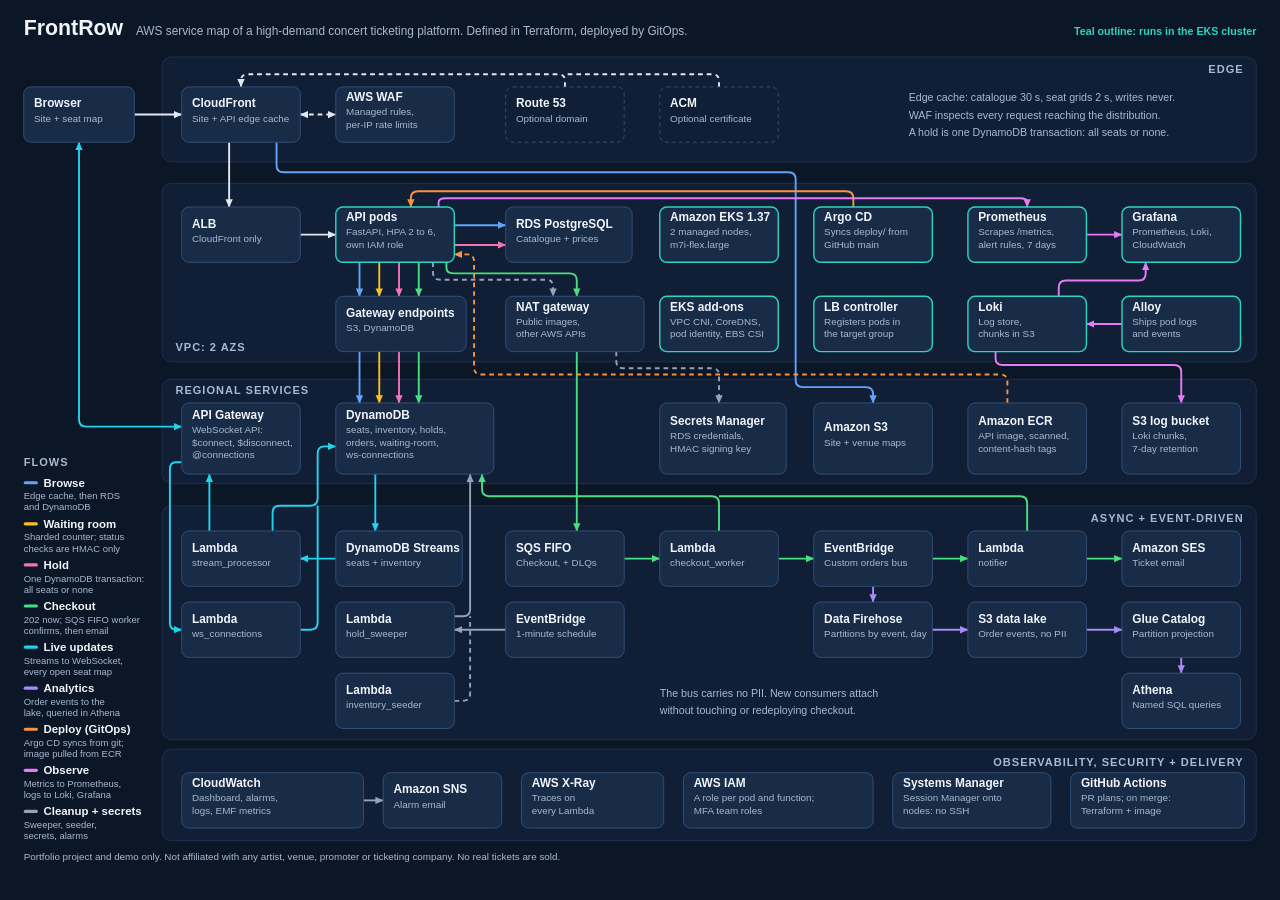
<file: docs/service-map.html>
<!doctype html>
<html lang="en">
<head>
<meta charset="utf-8">
<meta name="viewport" content="width=device-width, initial-scale=1">
<title>FrontRow AWS Service Map</title>
<meta name="description" content="Every AWS service in the FrontRow ticketing platform, grouped by layer, with the browse, waiting room, hold, checkout, live update and analytics flows drawn between them.">
<style>
  :root {
    color-scheme: dark;
    --bg: #0b1626;
    --band: #101f35;
    --band-line: #233654;
    --node: #182b47;
    --node-line: #35507a;
    --ink: #f1f5fb;
    --muted: #a9b9d0;
    --trunk: #e2e8f0;
  }
  html, body { margin: 0; background: var(--bg); }
  #stage { overflow-x: auto; }
  svg { display: block; width: 100%; min-width: 1100px; height: auto; font-family: Inter, "Segoe UI", Roboto, "Helvetica Neue", "Liberation Sans", Arial, sans-serif; }
  .band { fill: var(--band); stroke: var(--band-line); }
  .band-title { fill: var(--muted); font-size: 14px; font-weight: 700; letter-spacing: .09em; text-transform: uppercase; text-anchor: end; }
  .node rect { fill: var(--node); stroke: var(--node-line); stroke-width: 1.2; }
  .node.optional rect { stroke-dasharray: 5 4; fill: transparent; }
  .node.eks rect { stroke: #2dd4bf; stroke-width: 1.8; }
  .eks-key { fill: #2dd4bf; font-size: 13.5px; font-weight: 600; text-anchor: end; }
  .node .t { fill: var(--ink); font-size: 15px; font-weight: 700; }
  .node .s { fill: var(--muted); font-size: 12.5px; }
  .note { fill: var(--muted); font-size: 13.5px; }
  .note b { fill: var(--ink); }
  .edge { fill: none; stroke-width: 2.4; stroke-linejoin: round; transition: opacity .15s; }
  .edge.dash { stroke-dasharray: 6 5; }
  .key { cursor: pointer; outline: none; transition: opacity .15s; }
  .key .n { fill: var(--ink); font-size: 14.5px; font-weight: 700; }
  .key .d { fill: var(--muted); font-size: 12px; }
  .key:focus-visible .hit { stroke: var(--ink); }
  .hit { fill: transparent; stroke: none; }
  .h1 { fill: var(--ink); font-size: 27px; font-weight: 800; }
  .h2 { fill: var(--muted); font-size: 15px; }
  .foot { fill: var(--muted); font-size: 12.5px; }
  svg.isolating .edge:not(.on), svg.isolating .key:not(.on) { opacity: .1; }
</style>
</head>
<body>
<div id="stage">
<svg id="map" viewBox="0 0 1620 1108" role="img" aria-labelledby="map-title map-desc">
  <title id="map-title">FrontRow AWS service map</title>
  <desc id="map-desc">AWS services grouped into edge, VPC, regional, async and event-driven, and observability and security layers, with arrows for the browse, waiting room, hold, checkout, live update, analytics and cleanup flows.</desc>
  <defs id="defs"></defs>
  <g id="bands"></g>
  <g id="edges"></g>
  <g id="nodes"></g>
  <g id="notes"></g>
  <g id="legend"></g>
</svg>
</div>
<noscript><p style="color:#f1f5fb;font-family:sans-serif;padding:16px">This map draws with JavaScript. A static copy is at <a style="color:#60a5fa" href="service-map.png">service-map.png</a>.</p></noscript>

<script>
(() => {
  const NS = "http://www.w3.org/2000/svg";
  const el = (parent, tag, attrs = {}, text) => {
    const e = document.createElementNS(NS, tag);
    for (const k in attrs) e.setAttribute(k, attrs[k]);
    if (text !== undefined) e.textContent = text;
    parent.appendChild(e);
    return e;
  };
  const $ = (id) => document.getElementById(id);
  const svg = $("map");

  // ---- Flows. `trunk` is the shared CloudFront -> ALB -> API pod path every API call takes.
  const FLOWS = {
    browse:    { c: "#60a5fa", n: "Browse",          d: ["Edge cache, then RDS", "and DynamoDB"] },
    waiting:   { c: "#fbbf24", n: "Waiting room",    d: ["Sharded counter; status", "checks are HMAC only"] },
    hold:      { c: "#f472b6", n: "Hold",            d: ["One DynamoDB transaction:", "all seats or none"] },
    checkout:  { c: "#4ade80", n: "Checkout",        d: ["202 now; SQS FIFO worker", "confirms, then email"] },
    live:      { c: "#22d3ee", n: "Live updates",    d: ["Streams to WebSocket,", "every open seat map"] },
    analytics: { c: "#a78bfa", n: "Analytics",       d: ["Order events to the", "lake, queried in Athena"] },
    deploy:    { c: "#fb923c", n: "Deploy (GitOps)", d: ["Argo CD syncs from git;", "image pulled from ECR"] },
    observe:   { c: "#e879f9", n: "Observe",         d: ["Metrics to Prometheus,", "logs to Loki, Grafana"] },
    ops:       { c: "#94a3b8", n: "Cleanup + secrets", d: ["Sweeper, seeder,", "secrets, alarms"] },
  };
  const TRUNK = "#e2e8f0";
  const API_FLOWS = "browse waiting hold checkout";

  for (const [k, c] of [...Object.entries(FLOWS).map(([k, f]) => [k, f.c]), ["trunk", TRUNK]]) {
    const m = el($("defs"), "marker", { id: `a-${k}`, viewBox: "0 0 10 10", refX: 9, refY: 5, markerWidth: 11, markerHeight: 11, orient: "auto-start-reverse", markerUnits: "userSpaceOnUse" });
    el(m, "path", { d: "M0 0.8 L9.5 5 L0 9.2 z", fill: c });
  }

  // ---- Layers
  const BANDS = [
    ["Edge", 72, 133],
    ["VPC: 2 AZs", 232, 226, "bottom-left"],
    ["Regional services", 480, 132, "top-left"],
    ["Async + event-driven", 640, 296],
    ["Observability, security + delivery", 948, 116],
  ];
  for (const [t, y, h, where] of BANDS) {
    el($("bands"), "rect", { class: "band", x: 205, y, width: 1385, height: h, rx: 12 });
    if (where === "bottom-left") el($("bands"), "text", { class: "band-title", x: 222, y: y + h - 14, style: "text-anchor:start" }, t);
    else if (where === "top-left") el($("bands"), "text", { class: "band-title", x: 222, y: y + 19, style: "text-anchor:start" }, t);
    else el($("bands"), "text", { class: "band-title", x: 1574, y: y + 21 }, t);
  }

  // ---- Services
  const c = [230, 425, 640, 835, 1030, 1225, 1420];
  const ROW_A = 672, ROW_B = 762, ROW_C = 852;
  const NODES = [
    [30, 110, 140, 70, "Browser", ["Site + seat map"]],
    // Edge
    [c[0], 110, 150, 70, "CloudFront", ["Site + API edge cache"]],
    [c[1], 110, 150, 70, "AWS WAF", ["Managed rules,", "per-IP rate limits"]],
    [c[2], 110, 150, 70, "Route 53", ["Optional domain"], "optional"],
    [c[3], 110, 150, 70, "ACM", ["Optional certificate"], "optional"],
    // VPC, row 1
    [c[0], 262, 150, 70, "ALB", ["CloudFront only"]],
    [c[1], 262, 150, 70, "API pods", ["FastAPI, HPA 2 to 6,", "own IAM role"], "eks"],
    [c[2], 262, 160, 70, "RDS PostgreSQL", ["Catalogue + prices"]],
    [c[3], 262, 150, 70, "Amazon EKS 1.37", ["2 managed nodes,", "m7i-flex.large"], "eks"],
    [c[4], 262, 150, 70, "Argo CD", ["Syncs deploy/ from", "GitHub main"], "eks"],
    [c[5], 262, 150, 70, "Prometheus", ["Scrapes /metrics,", "alert rules, 7 days"], "eks"],
    [c[6], 262, 150, 70, "Grafana", ["Prometheus, Loki,", "CloudWatch"], "eks"],
    // VPC, row 2
    [c[1], 375, 165, 70, "Gateway endpoints", ["S3, DynamoDB"]],
    [c[2], 375, 175, 70, "NAT gateway", ["Public images,", "other AWS APIs"]],
    [c[3], 375, 150, 70, "EKS add-ons", ["VPC CNI, CoreDNS,", "pod identity, EBS CSI"], "eks"],
    [c[4], 375, 150, 70, "LB controller", ["Registers pods in", "the target group"], "eks"],
    [c[5], 375, 150, 70, "Loki", ["Log store,", "chunks in S3"], "eks"],
    [c[6], 375, 150, 70, "Alloy", ["Ships pod logs", "and events"], "eks"],
    // Regional
    [c[0], 510, 150, 90, "API Gateway", ["WebSocket API:", "$connect, $disconnect,", "@connections"]],
    [c[1], 510, 200, 90, "DynamoDB", ["seats, inventory, holds,", "orders, waiting-room,", "ws-connections"]],
    [c[3], 510, 160, 90, "Secrets Manager", ["RDS credentials,", "HMAC signing key"]],
    [c[4], 510, 150, 90, "Amazon S3", ["Site + venue maps"]],
    [c[5], 510, 150, 90, "Amazon ECR", ["API image, scanned,", "content-hash tags"]],
    [c[6], 510, 150, 90, "S3 log bucket", ["Loki chunks,", "7-day retention"]],
    // Async, row A
    [c[0], ROW_A, 150, 70, "Lambda", ["stream_processor"]],
    [c[1], ROW_A, 160, 70, "DynamoDB Streams", ["seats + inventory"]],
    [c[2], ROW_A, 150, 70, "SQS FIFO", ["Checkout, + DLQs"]],
    [c[3], ROW_A, 150, 70, "Lambda", ["checkout_worker"]],
    [c[4], ROW_A, 150, 70, "EventBridge", ["Custom orders bus"]],
    [c[5], ROW_A, 150, 70, "Lambda", ["notifier"]],
    [c[6], ROW_A, 150, 70, "Amazon SES", ["Ticket email"]],
    // Async, row B
    [c[0], ROW_B, 150, 70, "Lambda", ["ws_connections"]],
    [c[1], ROW_B, 150, 70, "Lambda", ["hold_sweeper"]],
    [c[2], ROW_B, 150, 70, "EventBridge", ["1-minute schedule"]],
    [c[4], ROW_B, 150, 70, "Data Firehose", ["Partitions by event, day"]],
    [c[5], ROW_B, 150, 70, "S3 data lake", ["Order events, no PII"]],
    [c[6], ROW_B, 150, 70, "Glue Catalog", ["Partition projection"]],
    // Async, row C
    [c[1], ROW_C, 150, 70, "Lambda", ["inventory_seeder"]],
    [c[6], ROW_C, 150, 70, "Athena", ["Named SQL queries"]],
    // Observability, security + delivery
    [230, 978, 230, 70, "CloudWatch", ["Dashboard, alarms,", "logs, EMF metrics"]],
    [485, 978, 150, 70, "Amazon SNS", ["Alarm email"]],
    [660, 978, 180, 70, "AWS X-Ray", ["Traces on", "every Lambda"]],
    [865, 978, 240, 70, "AWS IAM", ["A role per pod and function;", "MFA team roles"]],
    [1130, 978, 200, 70, "Systems Manager", ["Session Manager onto", "nodes: no SSH"]],
    [1355, 978, 220, 70, "GitHub Actions", ["PR plans; on merge:", "Terraform + image"]],
  ];
  for (const [x, y, w, h, t, sub, style] of NODES) {
    const g = el($("nodes"), "g", { class: `node${style ? ` ${style}` : ""}` });
    el(g, "rect", { x, y, width: w, height: h, rx: 9 });
    const lines = sub.length;
    const top = y + h / 2 - (lines * 16) / 2 - 1;
    el(g, "text", { class: "t", x: x + 13, y: top }, t);
    sub.forEach((s, i) => el(g, "text", { class: "s", x: x + 13, y: top + 18 + i * 16 }, s));
  }

  // ---- Flows between services. [flow(s) it belongs to, colour key, points, options]
  const E = (flows, colour, pts, opt = {}) => ({ flows, colour, pts, ...opt });
  const EDGES = [
    // Shared path for every API call
    E(`${API_FLOWS} trunk`, "trunk", [[170, 145], [230, 145]]),
    E(`${API_FLOWS} trunk`, "trunk", [[290, 180], [290, 262]]),
    E(`${API_FLOWS} trunk`, "trunk", [[380, 297], [425, 297]]),
    E(`${API_FLOWS} trunk`, "trunk", [[380, 145], [425, 145]], { dash: true, both: true }),

    // Browse
    E("browse", "browse", [[350, 180], [350, 218], [1007, 218], [1007, 490], [1105, 490], [1105, 510]]),
    E("browse", "browse", [[575, 285], [640, 285]]),
    E("browse", "browse", [[455, 332], [455, 375]]),
    E("browse", "browse", [[455, 445], [455, 510]]),

    // Waiting room
    E("waiting", "waiting", [[480, 332], [480, 375]]),
    E("waiting", "waiting", [[480, 445], [480, 510]]),

    // Hold
    E("hold", "hold", [[575, 310], [640, 310]]),
    E("hold", "hold", [[505, 332], [505, 375]]),
    E("hold", "hold", [[505, 445], [505, 510]]),

    // Checkout: through the NAT gateway to SQS
    E("checkout", "checkout", [[530, 332], [530, 375]]),
    E("checkout", "checkout", [[530, 445], [530, 510]]),
    E("checkout", "checkout", [[565, 332], [565, 346], [730, 346], [730, 375]]),
    E("checkout", "checkout", [[730, 445], [730, 672]]),
    E("checkout", "checkout", [[790, 707], [835, 707]]),
    E("checkout", "checkout", [[985, 707], [1030, 707]]),
    E("checkout", "checkout", [[1180, 707], [1225, 707]]),
    E("checkout", "checkout", [[1375, 707], [1420, 707]]),
    E("checkout", "checkout", [[910, 672], [910, 628], [610, 628], [610, 600]]),
    E("checkout", "checkout", [[1300, 672], [1300, 628], [910, 628]], { noArrow: true }),

    // Live updates
    E("live", "live", [[475, 600], [475, 672]]),
    E("live", "live", [[425, 707], [380, 707]]),
    E("live", "live", [[265, 672], [265, 600]]),
    E("live", "live", [[100, 180], [100, 540], [230, 540]], { both: true }),
    E("live", "live", [[230, 585], [215, 585], [215, 797], [230, 797]]),
    E("live", "live", [[345, 672], [345, 640], [402, 640], [402, 565], [425, 565]]),
    E("live", "live", [[380, 797], [402, 797], [402, 640]], { noArrow: true }),

    // Analytics
    E("analytics", "analytics", [[1105, 742], [1105, 762]]),
    E("analytics", "analytics", [[1180, 797], [1225, 797]]),
    E("analytics", "analytics", [[1375, 797], [1420, 797]]),
    E("analytics", "analytics", [[1495, 832], [1495, 852]]),

    // Deploy (GitOps): Argo CD rolls out the pods; nodes pull the image from ECR
    E("deploy", "deploy", [[1080, 262], [1080, 242], [520, 242], [520, 262]]),
    E("deploy", "deploy", [[1275, 510], [1275, 474], [600, 474], [600, 322], [575, 322]], { dash: true }),

    // Observe: Prometheus scrapes the pods; Alloy ships logs to Loki; Grafana shows both
    E("observe", "observe", [[555, 262], [555, 251], [1300, 251], [1300, 262]]),
    E("observe", "observe", [[1375, 297], [1420, 297]]),
    E("observe", "observe", [[1420, 410], [1375, 410]]),
    E("observe", "observe", [[1340, 375], [1340, 355], [1450, 355], [1450, 332]]),
    E("observe", "observe", [[1260, 445], [1260, 462], [1495, 462], [1495, 510]]),

    // Cleanup + secrets
    E("ops", "ops", [[640, 797], [575, 797]]),
    E("ops", "ops", [[575, 780], [595, 780], [595, 600]]),
    E("ops", "ops", [[575, 887], [595, 887], [595, 780]], { dash: true, noArrow: true }),
    E("ops", "ops", [[548, 332], [548, 354], [700, 354], [700, 375]], { dash: true }),
    E("ops", "ops", [[780, 445], [780, 466], [910, 466], [910, 510]], { dash: true }),

    // Alarms
    E("ops", "ops", [[460, 1013], [485, 1013]]),

    // Optional custom domain
    E("trunk", "trunk", [[715, 110], [715, 94], [305, 94], [305, 110]], { dash: true }),
    E("trunk", "trunk", [[910, 110], [910, 94], [715, 94]], { dash: true, noArrow: true }),
  ];

  const pathD = (pts, r = 9) => {
    let d = `M${pts[0][0]} ${pts[0][1]}`;
    for (let i = 1; i < pts.length; i++) {
      const [x, y] = pts[i];
      if (i === pts.length - 1) { d += ` L${x} ${y}`; break; }
      const [px, py] = pts[i - 1], [nx, ny] = pts[i + 1];
      const len1 = Math.hypot(x - px, y - py), len2 = Math.hypot(nx - x, ny - y);
      const a = Math.min(r, len1 / 2), b = Math.min(r, len2 / 2);
      d += ` L${x - ((x - px) / len1) * a} ${y - ((y - py) / len1) * a}`;
      d += ` Q${x} ${y} ${x + ((nx - x) / len2) * b} ${y + ((ny - y) / len2) * b}`;
    }
    return d;
  };
  for (const e of EDGES) {
    const col = e.colour === "trunk" ? TRUNK : FLOWS[e.colour].c;
    const attrs = { class: `edge${e.dash ? " dash" : ""}`, d: pathD(e.pts), stroke: col, "data-flows": e.flows };
    if (!e.noArrow) attrs["marker-end"] = `url(#a-${e.colour})`;
    if (e.both) attrs["marker-start"] = `url(#a-${e.colour})`;
    el($("edges"), "path", attrs);
  }

  // ---- Notes, placed in the empty cells beside the flows they explain
  const NOTES = [
    [1150, 128, "Edge cache: catalogue 30 s, seat grids 2 s, writes never."],
    [1150, 150, "WAF inspects every request reaching the distribution."],
    [1150, 172, "A hold is one DynamoDB transaction: all seats or none."],
    [835, 882, "The bus carries no PII. New consumers attach"],
    [835, 904, "without touching or redeploying checkout."],
  ];
  for (const [x, y, t] of NOTES) el($("notes"), "text", { class: "note", x, y }, t);

  // ---- Heading + footer
  el($("notes"), "text", { class: "h1", x: 30, y: 44 }, "FrontRow");
  el($("notes"), "text", { class: "h2", x: 172, y: 44 }, "AWS service map of a high-demand concert ticketing platform. Defined in Terraform, deployed by GitOps.");
  el($("notes"), "text", { class: "eks-key", x: 1590, y: 44 }, "Teal outline: runs in the EKS cluster");
  el($("notes"), "text", { class: "foot", x: 30, y: 1088 }, "Portfolio project and demo only. Not affiliated with any artist, venue, promoter or ticketing company. No real tickets are sold.");

  // ---- Legend: click a flow to isolate it
  el($("legend"), "text", { class: "band-title", x: 30, y: 590, style: "text-anchor:start" }, "Flows");
  const allEdges = [...svg.querySelectorAll(".edge")];
  let active = null;
  const paint = () => {
    svg.classList.toggle("isolating", !!active);
    allEdges.forEach((p) => p.classList.toggle("on", !!active && p.dataset.flows.split(" ").includes(active)));
    svg.querySelectorAll(".key").forEach((k) => {
      k.classList.toggle("on", k.dataset.flow === active);
      k.setAttribute("aria-pressed", String(k.dataset.flow === active));
    });
  };
  Object.entries(FLOWS).forEach(([k, f], i) => {
    const y = 604 + i * 52;
    const g = el($("legend"), "g", { class: "key", "data-flow": k, tabindex: 0, role: "button", "aria-pressed": "false", "aria-label": `Isolate the ${f.n} flow` });
    el(g, "rect", { class: "hit", x: 22, y: y - 6, width: 176, height: 50, rx: 6 });
    el(g, "rect", { x: 30, y: y + 5, width: 18, height: 4, rx: 2, fill: f.c });
    el(g, "text", { class: "n", x: 55, y: y + 12 }, f.n);
    f.d.forEach((t, j) => el(g, "text", { class: "d", x: 30, y: y + 28 + j * 14 }, t));
    const pick = () => { active = active === k ? null : k; paint(); };
    g.addEventListener("click", pick);
    g.addEventListener("keydown", (ev) => { if (ev.key === "Enter" || ev.key === " ") { ev.preventDefault(); pick(); } });
  });
})();
</script>
</body>
</html>
</file>
